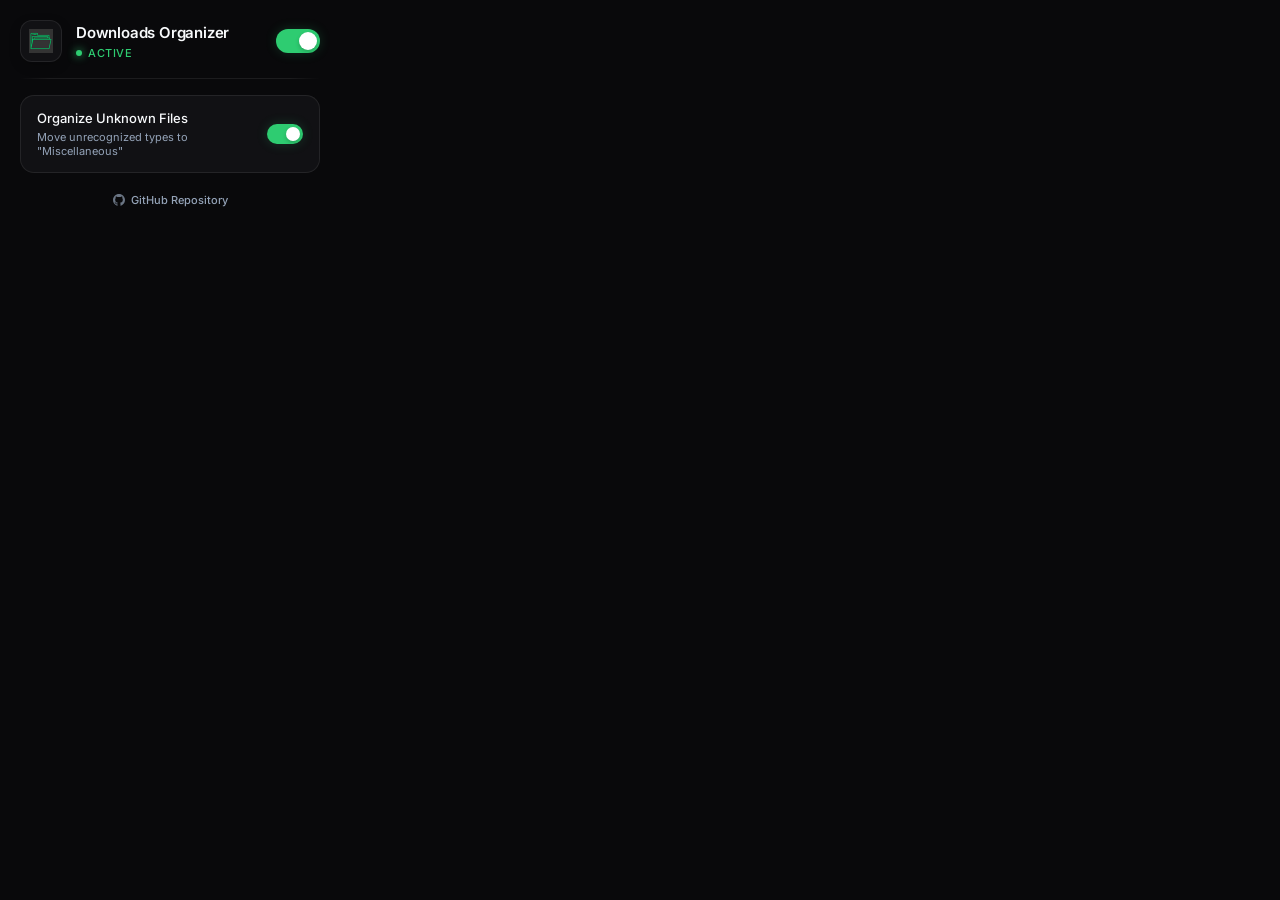
<file: extension/popup.html>
<!DOCTYPE html>
<html lang="en">

<head>
  <meta charset="UTF-8">
  <meta name="viewport" content="width=device-width, initial-scale=1.0">
  <title>Downloads Organizer</title>
  <link rel="stylesheet" href="popup.css">
</head>

<body>
  <div class="wrapper">
    <!-- Premium Header -->
    <header class="header">
      <div class="logo-box">
        <img src="icons/icon48.png" alt="Logo" class="logo">
      </div>
      <div class="header-text">
        <h1>Downloads Organizer</h1>
        <p class="status-badge" id="statusBadge">Active</p>
      </div>
      <label class="switch main-toggle">
        <input type="checkbox" id="enableToggle" checked>
        <div class="slider round"></div>
      </label>
    </header>

    <div class="divider"></div>

    <!-- Settings List -->
    <main class="settings">
      <div class="setting-item">
        <div class="setting-info">
          <h2>Organize Unknown Files</h2>
          <p>Move unrecognized types to "Miscellaneous"</p>
        </div>
        <label class="switch small-toggle">
          <input type="checkbox" id="miscToggle" checked>
          <div class="slider round"></div>
        </label>
      </div>
    </main>

    <!-- Clean Footer -->
    <footer class="footer">
      <a href="https://github.com/reyan36/Downloads-Organizer" target="_blank" class="footer-link">
        <svg fill="currentColor" viewBox="0 0 24 24" class="github-icon">
          <path
            d="M12 0c-6.626 0-12 5.373-12 12 0 5.302 3.438 9.8 8.207 11.387.599.111.793-.261.793-.577v-2.234c-3.338.726-4.033-1.416-4.033-1.416-.546-1.387-1.333-1.756-1.333-1.756-1.089-.745.083-.729.083-.729 1.205.084 1.839 1.237 1.839 1.237 1.07 1.834 2.807 1.304 3.492.997.107-.775.418-1.305.762-1.604-2.665-.305-5.467-1.334-5.467-5.931 0-1.311.469-2.381 1.236-3.221-.124-.303-.535-1.524.117-3.176 0 0 1.008-.322 3.301 1.23.957-.266 1.983-.399 3.003-.404 1.02.005 2.047.138 3.006.404 2.291-1.552 3.297-1.23 3.297-1.23.653 1.653.242 2.874.118 3.176.77.84 1.235 1.911 1.235 3.221 0 4.609-2.807 5.624-5.479 5.921.43.372.823 1.102.823 2.222v3.293c0 .319.192.694.801.576 4.765-1.589 8.199-6.086 8.199-11.386 0-6.627-5.373-12-12-12z" />
        </svg>
        GitHub Repository
      </a>
    </footer>
  </div>
  <script src="popup.js" type="module"></script>
</body>

</html>
</file>
<file: extension/popup.css>
/* =========================================
   Downloads Organizer — Premium Popup Styles
   ========================================= */

@import url('https://fonts.googleapis.com/css2?family=Inter:wght@400;500;600&display=swap');

:root {
  --bg-app: #09090b;
  --bg-card: rgba(24, 24, 27, 0.6);
  --border: rgba(255, 255, 255, 0.08);
  --text-main: #f8fafc;
  --text-muted: #94a3b8;
  --accent: #2ecc71;
  /* Neon green from the app */
  --accent-glow: rgba(46, 204, 113, 0.2);
  --accent-hover: #34d379;
  --disabled: #3f3f46;
}

* {
  box-sizing: border-box;
  margin: 0;
  padding: 0;
}

body {
  width: 340px;
  background-color: var(--bg-app);
  color: var(--text-main);
  font-family: 'Inter', -apple-system, sans-serif;
  user-select: none;
  -webkit-font-smoothing: antialiased;
}

.wrapper {
  padding: 20px;
  display: flex;
  flex-direction: column;
  gap: 16px;
}

/* --- Header --- */
.header {
  display: flex;
  align-items: center;
  gap: 14px;
}

.logo-box {
  background: var(--bg-card);
  border: 1px solid var(--border);
  border-radius: 12px;
  padding: 8px;
  display: flex;
  align-items: center;
  justify-content: center;
  box-shadow: 0 4px 12px rgba(0, 0, 0, 0.2);
}

.logo {
  width: 24px;
  height: 24px;
  object-fit: contain;
}

.header-text {
  flex: 1;
  display: flex;
  flex-direction: column;
  gap: 4px;
}

.header-text h1 {
  font-size: 15px;
  font-weight: 600;
  letter-spacing: -0.2px;
  color: var(--text-main);
}

.status-badge {
  display: inline-flex;
  align-items: center;
  font-size: 11px;
  font-weight: 500;
  color: var(--accent);
  text-transform: uppercase;
  letter-spacing: 0.5px;
}

.status-badge::before {
  content: '';
  display: block;
  width: 6px;
  height: 6px;
  border-radius: 50%;
  background-color: var(--accent);
  margin-right: 6px;
  box-shadow: 0 0 8px var(--accent);
  transition: background-color 0.3s, box-shadow 0.3s;
}

.status-badge.inactive {
  color: var(--text-muted);
}

.status-badge.inactive::before {
  background-color: var(--disabled);
  box-shadow: none;
}

/* --- Divider --- */
.divider {
  height: 1px;
  background: linear-gradient(90deg, transparent, var(--border) 10%, var(--border) 90%, transparent);
}

/* --- Settings --- */
.settings {
  display: flex;
  flex-direction: column;
  gap: 12px;
}

.setting-item {
  display: flex;
  align-items: center;
  justify-content: space-between;
  padding: 14px 16px;
  background: var(--bg-card);
  border: 1px solid var(--border);
  border-radius: 14px;
  backdrop-filter: blur(8px);
  transition: border-color 0.2s, background 0.2s;
}

.setting-item:hover {
  background: rgba(255, 255, 255, 0.03);
  border-color: rgba(255, 255, 255, 0.12);
}

.setting-info {
  display: flex;
  flex-direction: column;
  gap: 4px;
}

.setting-info h2 {
  font-size: 13px;
  font-weight: 500;
  color: var(--text-main);
}

.setting-info p {
  font-size: 11px;
  font-weight: 400;
  color: var(--text-muted);
}

/* --- Toggle Switches --- */
.switch {
  position: relative;
  display: inline-block;
  width: 44px;
  height: 24px;
  flex-shrink: 0;
}

.switch.small-toggle {
  width: 36px;
  height: 20px;
}

.switch input {
  opacity: 0;
  width: 0;
  height: 0;
}

.slider {
  position: absolute;
  cursor: pointer;
  top: 0;
  left: 0;
  right: 0;
  bottom: 0;
  background-color: var(--disabled);
  transition: 0.3s cubic-bezier(0.4, 0.0, 0.2, 1);
}

.slider:before {
  position: absolute;
  content: "";
  height: 18px;
  width: 18px;
  left: 3px;
  bottom: 3px;
  background-color: white;
  transition: 0.3s cubic-bezier(0.4, 0.0, 0.2, 1);
  box-shadow: 0 2px 4px rgba(0, 0, 0, 0.2);
}

.switch.small-toggle .slider:before {
  height: 14px;
  width: 14px;
}

input:checked+.slider {
  background-color: var(--accent);
}

input:focus+.slider {
  box-shadow: 0 0 1px var(--accent);
}

input:checked+.slider:before {
  transform: translateX(20px);
}

.switch.small-toggle input:checked+.slider:before {
  transform: translateX(16px);
}

.slider.round {
  border-radius: 24px;
}

.slider.round:before {
  border-radius: 50%;
}

input:checked+.slider.round {
  box-shadow: 0 0 12px var(--accent-glow);
}

/* --- Footer --- */
.footer {
  display: flex;
  justify-content: center;
  padding-top: 4px;
}

.footer-link {
  display: inline-flex;
  align-items: center;
  gap: 6px;
  font-size: 11px;
  font-weight: 500;
  color: var(--text-muted);
  text-decoration: none;
  transition: color 0.2s;
}

.footer-link:hover {
  color: var(--text-main);
}

.github-icon {
  width: 12px;
  height: 12px;
  opacity: 0.7;
  transition: opacity 0.2s;
}

.footer-link:hover .github-icon {
  opacity: 1;
}

/* --- Animations --- */
.wrapper>* {
  animation: slideUpFade 0.4s cubic-bezier(0.16, 1, 0.3, 1) forwards;
  opacity: 0;
}

.wrapper>*:nth-child(1) {
  animation-delay: 0.05s;
}

.wrapper>*:nth-child(2) {
  animation-delay: 0.1s;
}

.wrapper>*:nth-child(3) {
  animation-delay: 0.15s;
}

.wrapper>*:nth-child(4) {
  animation-delay: 0.2s;
}

@keyframes slideUpFade {
  0% {
    opacity: 0;
    transform: translateY(10px) scale(0.98);
  }

  100% {
    opacity: 1;
    transform: translateY(0) scale(1);
  }
}
</file>
